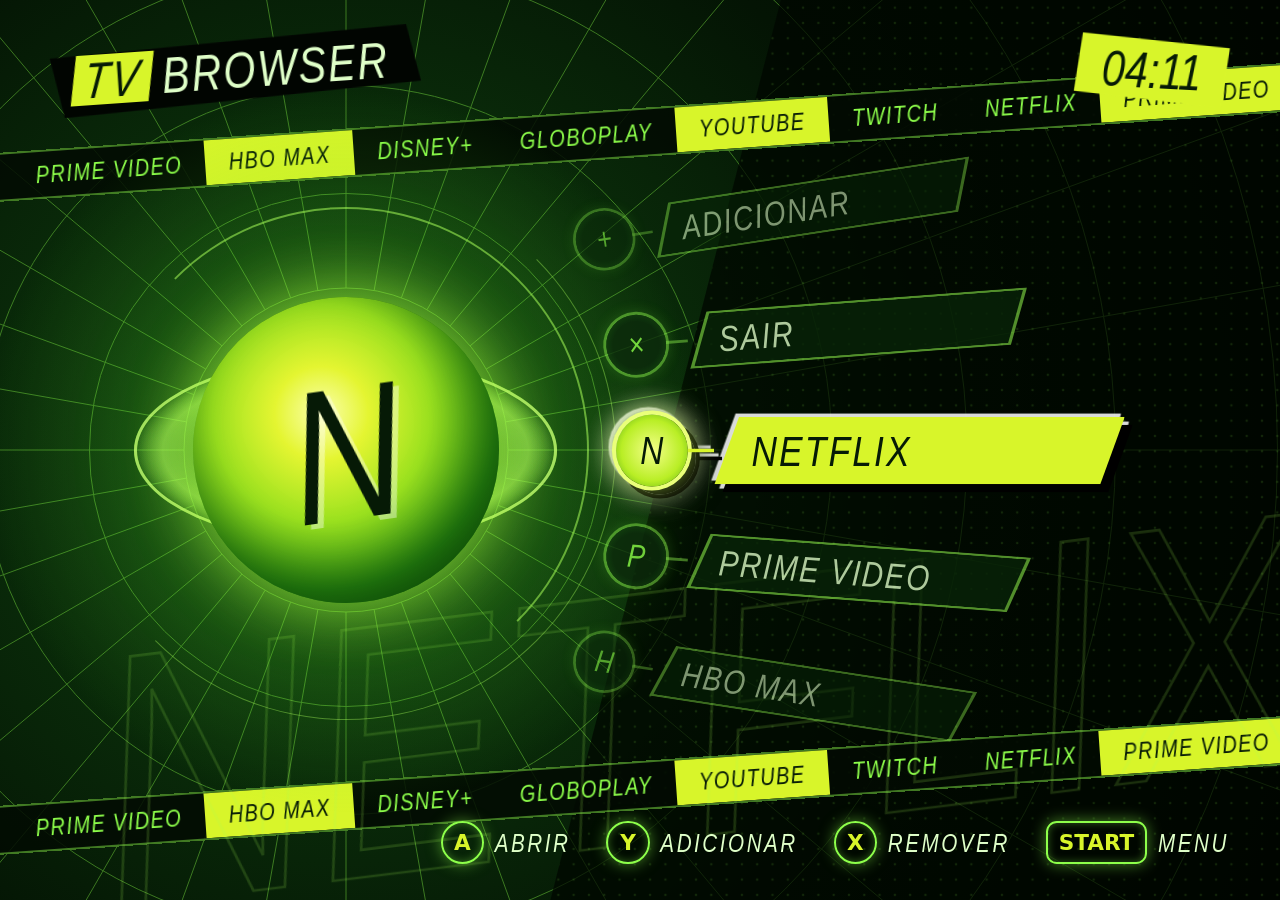
<file: extension/home/index.html>
<!doctype html>
<html lang="pt-BR">
<head>
  <meta charset="utf-8">
  <title>TV Browser</title>
  <link rel="stylesheet" href="home.css">
</head>
<body class="intro">
  <svg id="grid" viewBox="-500 -500 1000 1000" aria-hidden="true"></svg>
  <div id="slab" aria-hidden="true"></div>
  <div class="ticker top" aria-hidden="true"><div class="track"></div></div>
  <div class="ticker bottom" aria-hidden="true"><div class="track"></div></div>
  <div id="ghost" aria-hidden="true"></div>

  <header>
    <h1><span>TV</span>Browser</h1>
    <time id="clock"></time>
  </header>

  <div id="orb" aria-hidden="true">
    <div class="halo"></div>
    <div class="lobe l1"></div>
    <div class="lobe l2"></div>
    <div class="lobe l3"></div>
    <div class="core"></div>
    <div class="ring r1"></div>
    <div class="ring r2"></div>
    <div id="mark"></div>
  </div>

  <nav id="wheel" data-tvb-noring></nav>

  <section id="catalog" hidden>
    <h2>Adicionar site</h2>
    <div id="cards"></div>
  </section>

  <form id="add" hidden novalidate>
    <label for="add-url">Novo site</label>
    <input id="add-url" type="url" placeholder="ex.: twitch.tv" autocomplete="off" spellcheck="false">
    <div class="row">
      <button type="submit">Adicionar</button>
      <button type="button" id="add-cancel">Cancelar</button>
    </div>
  </form>

  <footer></footer>

  <script src="../tv/base.js"></script>
  <script src="../tv/ui.js"></script>
  <script src="../tv/pad.js"></script>
  <script src="../tv/input.js"></script>
  <script src="../tv/spatial.js"></script>
  <script src="../tv/cursor.js"></script>
  <script src="../tv/osk.js"></script>
  <script src="../tv/menu.js"></script>
  <script src="../tv/controls.js"></script>
  <script src="../tv/floating.js"></script>
  <script src="../tv/icons.js"></script>
  <script src="../tv/main.js"></script>
  <script src="catalog.js"></script>
  <script src="home.js"></script>
</body>
</html>
</file>
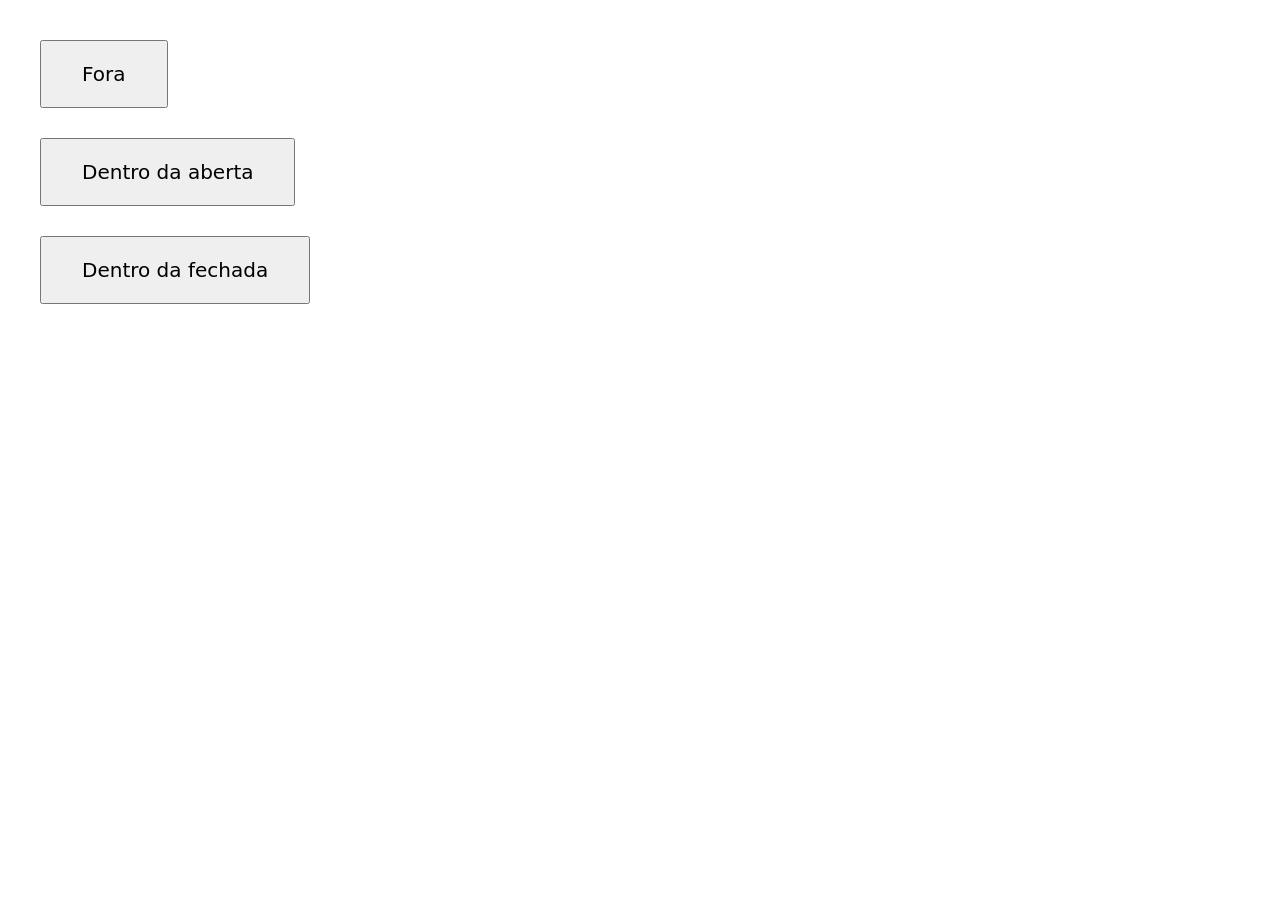
<file: tests/shadow.html>
<!doctype html>
<html lang="pt-BR">
<head>
  <meta charset="utf-8">
  <title>nada clicado</title>
  <style>
    body { margin: 40px; font: 20px system-ui; }
    button { display: block; margin: 30px 0; padding: 20px 40px; font: inherit; }
  </style>
</head>
<body>
  <!-- Mesmo arranjo do player da Disney+: botão dentro de shadow root dentro de shadow root. -->
  <button id="fora">Fora</button>
  <casca-aberta></casca-aberta>

  <script>
    const mark = (name) => () => { document.title = `clicou ${name}`; };
    document.getElementById('fora').addEventListener('click', mark('fora'));

    customElements.define('casca-fechada', class extends HTMLElement {
      constructor() {
        super();
        const root = this.attachShadow({ mode: 'closed' });
        root.innerHTML = '<style>button { display: block; margin: 30px 0; padding: 20px 40px; font: inherit; }</style><button>Dentro da fechada</button>';
        root.querySelector('button').addEventListener('click', mark('fechada'));
      }
    });

    customElements.define('casca-aberta', class extends HTMLElement {
      constructor() {
        super();
        const root = this.attachShadow({ mode: 'open' });
        root.innerHTML = '<style>button { display: block; margin: 30px 0; padding: 20px 40px; font: inherit; }</style><button>Dentro da aberta</button><casca-fechada></casca-fechada>';
        root.querySelector('button').addEventListener('click', mark('aberta'));
      }
    });
  </script>
</body>
</html>
</file>
<file: extension/home/home.css>
/* Tela inicial: orbe e teia verdes da dashboard do Xbox clássico + formas inclinadas e tipo pesado à la Persona.
   Tudo em vh, pra manter a proporção em qualquer TV 16:9. */

:root {
  --line: #8dff4a;
  --hot: #d8f52a;
  --text: #dfffc8;
  --ink: #061a06;
  --display: Impact, Haettenschweiler, "Arial Narrow Bold", Bahnschrift, "DejaVu Sans Condensed", "Liberation Sans Narrow", sans-serif;
  --ox: 27vw; /* centro do orbe */
  --oy: 50vh;
}

* { box-sizing: border-box; }

html, body { height: 100%; margin: 0; overflow: clip; }

body {
  background: radial-gradient(circle at var(--ox) var(--oy), #175c14 0%, #0b300b 26%, #041404 58%, #010601 100%);
  color: var(--text);
  font-family: system-ui, "Segoe UI", sans-serif;
  font-synthesis: style; /* Impact só tem um peso: negrito falso borra as letras */
}

/* ---------- fundo ---------- */

#grid {
  position: fixed;
  left: var(--ox);
  top: var(--oy);
  width: 300vh;
  height: 300vh;
  margin: -150vh;
  opacity: 0.4;
  --a: 0deg;
  animation: spin 240s linear infinite;
}

#grid * { fill: none; stroke: var(--line); stroke-width: 1; vector-effect: non-scaling-stroke; }

#slab {
  position: fixed;
  inset: 0;
  background: radial-gradient(rgba(141, 255, 74, 0.13) 1px, transparent 1.6px) 0 0 / 1.7vh 1.7vh, rgba(1, 6, 1, 0.72);
  clip-path: polygon(61% 0, 100% 0, 100% 100%, 43% 100%);
}

.ticker {
  position: fixed;
  left: -10vw;
  width: 120vw;
  height: 5.4vh;
  overflow: clip;
  background: rgba(2, 10, 2, 0.85);
  border-block: 0.25vh solid rgba(141, 255, 74, 0.45);
  transform: rotate(-4deg);
}

.ticker.top { top: 12vh; }
.ticker.bottom { bottom: 10vh; }

.track { display: flex; width: max-content; animation: marquee 70s linear infinite; }
.ticker.bottom .track { animation-direction: reverse; }

.chip {
  display: flex;
  align-items: center;
  gap: 1.1vh;
  height: 5vh;
  padding: 0 2.6vh;
  font: italic 400 2.7vh/1 var(--display);
  letter-spacing: 0.06em;
  text-transform: uppercase;
  white-space: nowrap;
  color: var(--line);
}

.chip:nth-child(3n) { background: var(--hot); color: var(--ink); }
.chip .icon { display: contents; }
.chip img { width: 3.2vh; height: 3.2vh; border-radius: 22%; object-fit: contain; }

#ghost {
  position: fixed;
  right: -3vw;
  bottom: 14vh;
  font: italic 400 40vh/0.8 var(--display);
  text-transform: uppercase;
  white-space: nowrap;
  color: transparent;
  -webkit-text-stroke: 0.3vh rgba(170, 255, 80, 0.16);
  transform: rotate(-7deg);
  transform-origin: 100% 100%;
}

#ghost.pop { animation: slide 0.4s cubic-bezier(0.2, 0.9, 0.2, 1); }

/* ---------- cabeçalho e rodapé ---------- */

header {
  position: fixed;
  inset: 4vh 4vw auto;
  z-index: 6;
  display: flex;
  justify-content: space-between;
  align-items: flex-start;
  pointer-events: none;
}

h1 {
  margin: 0;
  padding: 1vh 3.4vh 1.2vh 2.4vh;
  background: #010501;
  color: var(--text);
  font: italic 400 5.6vh/1 var(--display);
  letter-spacing: 0.04em;
  text-transform: uppercase;
  clip-path: polygon(0 14%, 97% 0, 100% 82%, 3% 100%);
  transform: rotate(-4deg);
}

h1 span {
  display: inline-block;
  margin-right: 1.2vh;
  padding: 0 1.2vh;
  background: var(--hot);
  color: var(--ink);
  transform: skewX(-10deg);
}

#clock {
  padding: 1vh 3vh;
  background: var(--hot);
  color: var(--ink);
  font: italic 400 5.6vh/1 var(--display);
  font-variant-numeric: tabular-nums;
  clip-path: polygon(4% 0, 100% 12%, 96% 100%, 0 86%);
  transform: rotate(3deg);
}

footer { position: fixed; right: 4vw; bottom: 4vh; z-index: 6; }

/* dicas de botão: os mesmos nomes de classe que tv/pad.js usa nos painéis */
.hints {
  display: flex;
  align-items: center;
  gap: 4vh;
  font: italic 400 2.8vh/1 var(--display);
  letter-spacing: 0.1em;
  text-transform: uppercase;
}

.hints > span { display: flex; align-items: center; gap: 1.2vh; }

.badge {
  display: grid;
  place-items: center;
  min-width: 4.8vh;
  height: 4.8vh;
  padding: 0 1.2vh;
  border: 0.3vh solid var(--line);
  border-radius: 2.4vh;
  box-shadow: 0 0 1.6vh rgba(141, 255, 74, 0.5), inset 0 0 1vh rgba(141, 255, 74, 0.35);
  color: var(--hot);
  font: 600 2.4vh/1 system-ui, "Segoe UI", sans-serif;
  letter-spacing: 0;
}

.badge.wide { border-radius: 1.2vh; }

/* ---------- orbe ---------- */

#orb { position: fixed; left: var(--ox); top: var(--oy); z-index: 4; width: 0; height: 0; }
#orb > * { position: absolute; left: 50%; top: 50%; border-radius: 50%; }

.halo {
  width: 84vh;
  height: 84vh;
  margin: -42vh;
  background: radial-gradient(circle, rgba(170, 255, 70, 0.42) 0%, rgba(90, 230, 40, 0.14) 42%, transparent 68%);
}

#orb.pop .halo { animation: flash 0.35s ease-out; }

.core {
  width: 34vh;
  height: 34vh;
  margin: -17vh;
  background: radial-gradient(circle at 42% 38%, #fbffb0 0%, #e4f531 18%, #9be21f 42%, #2f9a14 68%, #0b4a0c 100%);
  box-shadow: 0 0 6vh 1vh rgba(170, 255, 60, 0.55), inset -2vh -3vh 6vh rgba(0, 40, 0, 0.55);
  animation: pulse 3.2s ease-in-out infinite;
}

/* os "gomos" translúcidos que giram em volta do núcleo */
.lobe {
  width: 47vh;
  height: 21vh;
  margin: -10.5vh -23.5vh;
  background: radial-gradient(ellipse, transparent 38%, rgba(150, 255, 70, 0.26) 62%, transparent 72%);
  border: 0.35vh solid rgba(160, 255, 80, 0.42);
  mix-blend-mode: screen;
  animation: spin 14s linear infinite;
}

.l1 { --a: 20deg; }
.l2 { --a: 80deg; animation-duration: 19s; animation-direction: reverse; }
.l3 { --a: 140deg; animation-duration: 26s; }

.ring {
  width: 54vh;
  height: 54vh;
  margin: -27vh;
  border: 0.3vh solid rgba(170, 255, 90, 0.55);
  border-left-color: transparent;
  border-bottom-color: transparent;
  --a: 0deg;
  animation: spin 9s linear infinite;
}

.r2 {
  width: 60vh;
  height: 60vh;
  margin: -30vh;
  border-width: 0.15vh;
  border-color: transparent rgba(170, 255, 90, 0.4) rgba(170, 255, 90, 0.4) transparent;
  animation-duration: 15s;
  animation-direction: reverse;
}

#mark {
  display: grid;
  place-items: center;
  width: 34vh;
  height: 34vh;
  margin: -17vh;
  border-radius: 0;
  color: var(--ink);
  font: italic 400 21vh/1 var(--display);
  text-shadow: 0.6vh 0.6vh 0 rgba(255, 255, 255, 0.4);
  transform: rotate(-8deg);
}

#mark .tile {
  display: grid;
  place-items: center;
  width: 17vh;
  height: 17vh;
  overflow: hidden;
  border-radius: 22%;
  background: #06140a;
  box-shadow: 0.7vh 0.7vh 0 rgba(0, 0, 0, 0.6), 0 0 0 0.4vh rgba(255, 255, 255, 0.55);
}

#mark .tile img { width: 62%; height: 62%; object-fit: contain; }
#mark .tile img.full { width: 100%; height: 100%; object-fit: cover; }

#mark.pop { animation: pop 0.3s cubic-bezier(0.2, 1.6, 0.4, 1); }

/* ---------- roda de sites ---------- */

#wheel { position: fixed; inset: 0; z-index: 5; overflow: clip; transition: opacity 0.2s; }
#wheel[inert] { opacity: 0.25; }

.item {
  position: absolute;
  left: var(--ox);
  top: var(--oy);
  display: flex;
  align-items: center;
  height: 9vh;
  margin-top: -4.5vh;
  padding: 0;
  border: 0;
  background: none;
  color: var(--text);
  font: inherit;
  text-decoration: none;
  cursor: pointer;
  outline: none;
  transform-origin: 0 50%;
  transition: transform 0.32s cubic-bezier(0.2, 0.9, 0.25, 1.15), opacity 0.25s;
}

.item.far { visibility: hidden; pointer-events: none; }

.intro .item { animation: fly 0.55s cubic-bezier(0.2, 0.9, 0.2, 1) backwards; animation-delay: calc(var(--n) * 55ms + 150ms); }
.intro #orb { animation: grow 0.6s cubic-bezier(0.2, 1.4, 0.4, 1) backwards; }

.node {
  flex: none;
  display: grid;
  place-items: center;
  width: 7vh;
  height: 7vh;
  overflow: hidden;
  border-radius: 50%;
  background: radial-gradient(circle, #0c2a0c 55%, #1d5a16 100%);
  box-shadow: 0 0 0 0.35vh rgba(150, 255, 80, 0.55), 0 0 2vh rgba(120, 255, 60, 0.35);
  color: var(--line);
  font: italic 400 3.8vh/1 var(--display);
}

.node img { width: 60%; height: 60%; object-fit: contain; }
.node img.full { width: 100%; height: 100%; object-fit: cover; } /* ícone grande e quadrado: preenche o círculo */

.link { flex: none; width: 2.6vh; height: 0.3vh; background: rgba(150, 255, 80, 0.55); }

/* barra em paralelogramo: a borda é o fundo claro aparecendo em volta do miolo escuro */
.bar {
  position: relative;
  display: flex;
  align-items: baseline;
  gap: 1.6vh;
  min-width: 40vh;
  height: 6.6vh;
  padding: 1.2vh 6vh 0 3.6vh;
  background: rgba(150, 255, 80, 0.7);
  clip-path: polygon(2.4vh 0, 100% 0, calc(100% - 2.4vh) 100%, 0 100%);
}

.bar::before {
  content: "";
  position: absolute;
  inset: 0.25vh 0.5vh;
  background: #082408;
  clip-path: polygon(2.2vh 0, 100% 0, calc(100% - 2.2vh) 100%, 0 100%);
}

.label, .note { position: relative; white-space: nowrap; }
.label { font: italic 400 4.2vh/1 var(--display); letter-spacing: 0.05em; text-transform: uppercase; }
.note { font-size: 1.7vh; letter-spacing: 0.08em; text-transform: uppercase; opacity: 0.8; }

/* selecionado: barra clara, texto preto e a "sombra recortada" preta e branca */
.item.sel { filter: drop-shadow(0.8vh 0.8vh 0 #000) drop-shadow(-0.3vh -0.3vh 0 rgba(255, 255, 255, 0.85)); }
.item.sel .bar { background: var(--hot); color: var(--ink); }
.item.sel .bar::before { display: none; }
.item.sel .link { background: var(--hot); }

.item.sel .node {
  background: radial-gradient(circle, #f4ff8a 0%, #b9ee25 60%, #4ea512 100%);
  box-shadow: 0 0 0 0.4vh #eaff7a, 0 0 3vh rgba(200, 255, 80, 0.8);
  color: var(--ink);
}

/* ---------- adicionar site ---------- */

#catalog {
  position: fixed;
  inset: 13vh 3vw 11vh 37vw;
  z-index: 7;
  display: flex;
  flex-direction: column;
  gap: 2.2vh;
  padding: 3vh 3.5vh;
  background: rgba(2, 8, 2, 0.97);
  border: 0.35vh solid var(--hot);
  box-shadow: 1.2vh 1.2vh 0 #000, -0.4vh -0.4vh 0 rgba(255, 255, 255, 0.8);
}

#catalog[hidden] { display: none; }

#catalog h2 {
  margin: 0;
  color: var(--hot);
  font: italic 400 4.4vh/1 var(--display);
  letter-spacing: 0.06em;
  text-transform: uppercase;
}

#cards {
  display: grid;
  grid-template-columns: repeat(4, 1fr);
  align-content: start;
  gap: 1.6vh;
  padding: 0.8vh;
  overflow-y: auto;
  scrollbar-width: none;
}

.card {
  display: flex;
  align-items: center;
  gap: 1.4vh;
  min-height: 10.5vh;
  padding: 1.2vh 1.4vh;
  border: 0;
  background: #0b2a0b;
  box-shadow: inset 0 0 0 0.2vh rgba(141, 255, 74, 0.35);
  color: var(--text);
  font: inherit;
  text-align: left;
  cursor: pointer;
  outline: none;
}

.card:focus { background: var(--hot); color: var(--ink); }

.card .icon {
  flex: none;
  display: grid;
  place-items: center;
  width: 6.4vh;
  height: 6.4vh;
  overflow: hidden;
  border-radius: 22%;
  background: #041204;
  color: var(--line);
  font: italic 400 3.4vh/1 var(--display);
}

.card .icon img { width: 78%; height: 78%; object-fit: contain; }
.card .icon img.full { width: 100%; height: 100%; }

.card b { display: block; font: italic 400 2.5vh/1.05 var(--display); letter-spacing: 0.04em; text-transform: uppercase; }
.card small { display: block; margin-top: 0.5vh; font-size: 1.45vh; opacity: 0.8; }

#add {
  position: fixed;
  left: 46vw;
  top: 34%; /* na metade de cima: o teclado virtual abre embaixo e não tampa */
  z-index: 7;
  display: grid;
  gap: 2vh;
  width: 46vw;
  padding: 3.5vh 4vh;
  background: #020802;
  border: 0.35vh solid var(--hot);
  box-shadow: 1.2vh 1.2vh 0 #000, -0.4vh -0.4vh 0 rgba(255, 255, 255, 0.8);
  transform: translateY(-50%) rotate(-2deg);
}

#add[hidden] { display: none; }

#add label { font: italic 400 4vh/1 var(--display); letter-spacing: 0.06em; text-transform: uppercase; color: var(--hot); }
#add .row { display: flex; gap: 2vh; }

#add input, #add button { border: 0; outline: none; font: inherit; font-size: 2.8vh; padding: 1.2vh 2vh; }
#add input { background: #000; color: #fff; box-shadow: inset 0 0 0 0.25vh rgba(141, 255, 74, 0.5); }
#add button { background: var(--hot); color: var(--ink); font: italic 400 3vh/1 var(--display); letter-spacing: 0.06em; text-transform: uppercase; cursor: pointer; }
#add button[type="button"] { background: #0f3a0f; color: var(--text); }

/* ---------- animações ---------- */

@keyframes spin { from { transform: rotate(var(--a)); } to { transform: rotate(calc(var(--a) + 360deg)); } }
@keyframes marquee { to { transform: translateX(-50%); } }
@keyframes pulse { 50% { transform: scale(1.035); } }
@keyframes pop { from { transform: rotate(-24deg) scale(0.4); opacity: 0; } }
@keyframes flash { from { transform: scale(1.18); filter: brightness(1.8); } }
@keyframes slide { from { transform: rotate(-7deg) translateX(14vw); opacity: 0; } }
@keyframes fly { from { transform: translate(120vw, 0) rotate(18deg); opacity: 0; } }
@keyframes grow { from { transform: scale(0.2); opacity: 0; } }

@media (prefers-reduced-motion: reduce) {
  *, *::before, *::after { animation: none !important; transition: none !important; }
}
</file>
